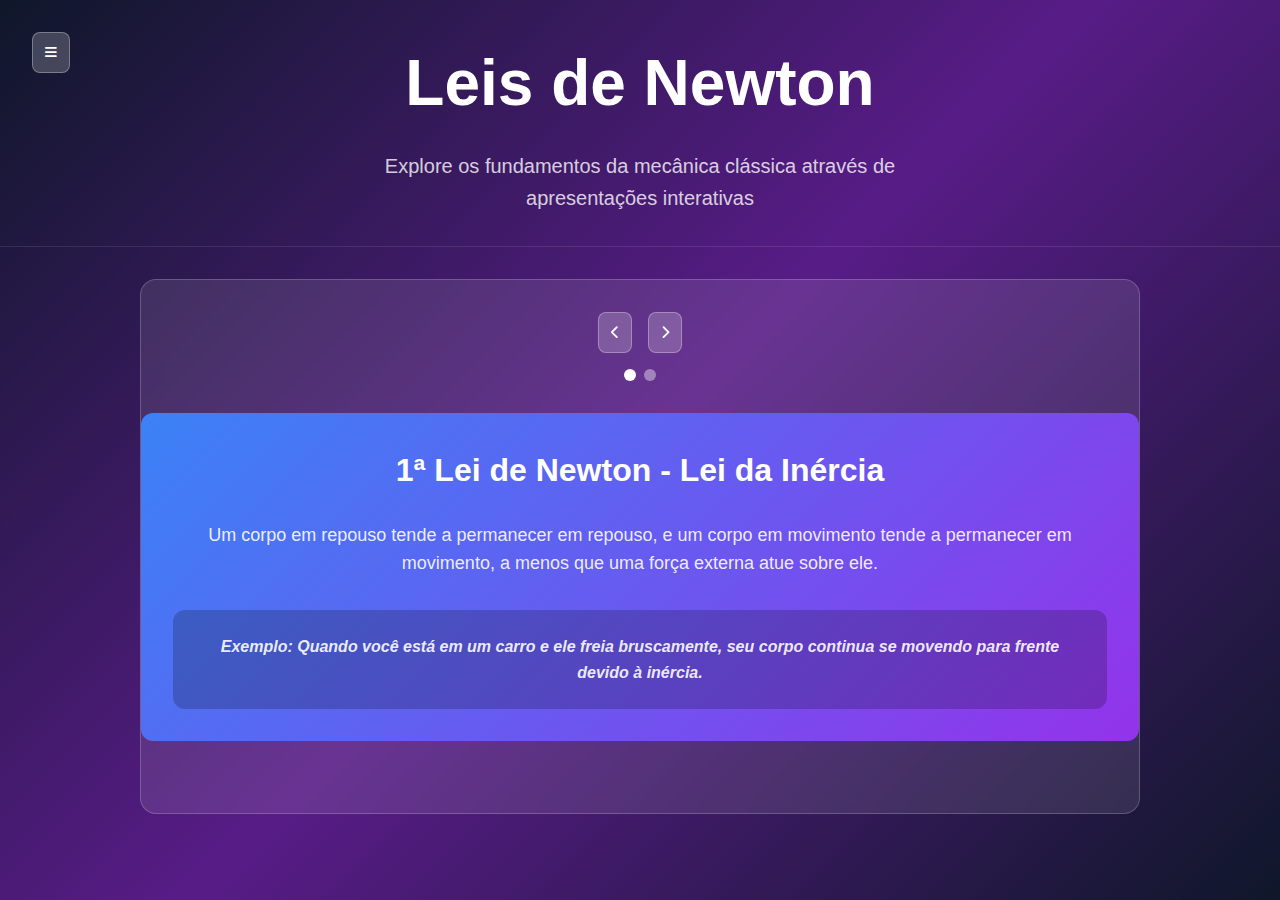
<file: index.html>
<!DOCTYPE html>
<html lang="pt-BR">
<head>
    <meta charset="UTF-8">
    <meta name="viewport" content="width=device-width, initial-scale=1.0">
    <title>Leis de Newton - Simuladores Interativos</title>
    <meta name="description" content="Explore as Leis de Newton através de simuladores interativos e apresentações educativas">
    <link rel="stylesheet" href="CSS/style.css">
    <link rel="stylesheet" href="CSS/componentes.css">
    <link href="https://cdnjs.cloudflare.com/ajax/libs/font-awesome/6.0.0/css/all.min.css" rel="stylesheet">
</head>
<body>
    <div id="app">
        <!-- Navigation Menu -->
        <div id="menu-overlay" class="menu-overlay">
            <div class="menu-content">
                <div class="menu-header">
                    <h2>Menu de Navegação</h2>
                    <button id="close-menu" class="close-btn">&times;</button>
                </div>
                
                <div class="menu-sections">
                    <div class="menu-section">
                        <h3>Simuladores</h3>
                        <a href="simulador1.html" class="menu-link">
                            <i class="fas fa-play"></i>
                            1ª Lei - Inércia
                        </a>
                        <a href="simulador3.html" class="menu-link">
                            <i class="fas fa-play"></i>
                            3ª Lei - Ação e Reação
                        </a>
                    </div>

                    <div class="menu-section">
                        <h3>Atividades</h3>
                        <a href="quizzes.html" class="menu-link">
                            <i class="fas fa-question-circle"></i>
                            Quizzes
                        </a>
                         <a href="brincadeiras.html" class="menu-link">
                            <i class="fas fa-question-circle"></i>
                            Brincadeiras
                        </a>
                    </div>

                    <div class="menu-section">
                        <h3><i class="fas fa-eye"></i> Acessibilidade</h3>
                        <button id="toggle-contrast" class="menu-button">
                            <i class="fas fa-palette"></i>
                            <span id="contrast-text">Ativar Alto Contraste</span>
                        </button>
                        <button id="change-font-size" class="menu-button">
                            <i class="fas fa-font"></i>
                            <span id="font-size-text">Fonte: Normal</span>
                        </button>
                    </div>

                    <div class="menu-section">
                        <h3><i class="fas fa-volume-up"></i> Audiovisual</h3>
                        <button id="toggle-sound" class="menu-button">
                            <i id="sound-icon" class="fas fa-volume-up"></i>
                            <span id="sound-text">Som Ativado</span>
                        </button>
                    </div>
                </div>
            </div>
        </div>

        <!-- Main Content -->
        <div class="main-container">
            <!-- Header -->
            <header class="header">
                <button id="menu-btn" class="menu-toggle" aria-label="Abrir menu de navegação">
                    <i class="fas fa-bars"></i>
                </button>
                <div class="header-content">
                    <h1>Leis de Newton</h1>
                    <p>Explore os fundamentos da mecânica clássica através de apresentações interativas</p>
                </div>
            </header>

            <!-- Slide Presentation -->
            <div class="container">
                <div class="presentation-card">
                    <div class="slide-controls">
                        <button id="prev-slide" class="slide-btn" aria-label="Slide anterior">
                            <i class="fas fa-chevron-left"></i>
                        </button>
                        <button id="next-slide" class="slide-btn" aria-label="Próximo slide">
                            <i class="fas fa-chevron-right"></i>
                        </button>
                    </div>
                    
                    <div class="slide-indicators">
                        <button class="slide-indicator active" data-slide="0" aria-label="Ir para slide 1"></button>
                        <button class="slide-indicator" data-slide="1" aria-label="Ir para slide 2"></button>
                    </div>

                    <div class="slide-content">
                        <div class="slide active" data-slide="0">
                            <h2>1ª Lei de Newton - Lei da Inércia</h2>
                            <p class="slide-description">
                                Um corpo em repouso tende a permanecer em repouso, e um corpo em movimento tende a permanecer em movimento, a menos que uma força externa atue sobre ele.
                            </p>
                            <div class="slide-example">
                                <p><strong>Exemplo:</strong> Quando você está em um carro e ele freia bruscamente, seu corpo continua se movendo para frente devido à inércia.</p>
                            </div>
                        </div>

                        <div class="slide" data-slide="1">
                            <h2>3ª Lei de Newton - Ação e Reação</h2>
                            <p class="slide-description">
                                Para toda ação, há sempre uma reação oposta e de igual intensidade.
                            </p>
                            <div class="slide-example">
                                <p><strong>Exemplo:</strong> Quando você caminha, empurra o chão para trás e o chão empurra você para frente com a mesma força.</p>
                            </div>
                        </div>
                    </div>
                </div>
            </div>
        </div>
    </div>

    <script src="JS/main.js"></script>
</body>
</html>
</file>
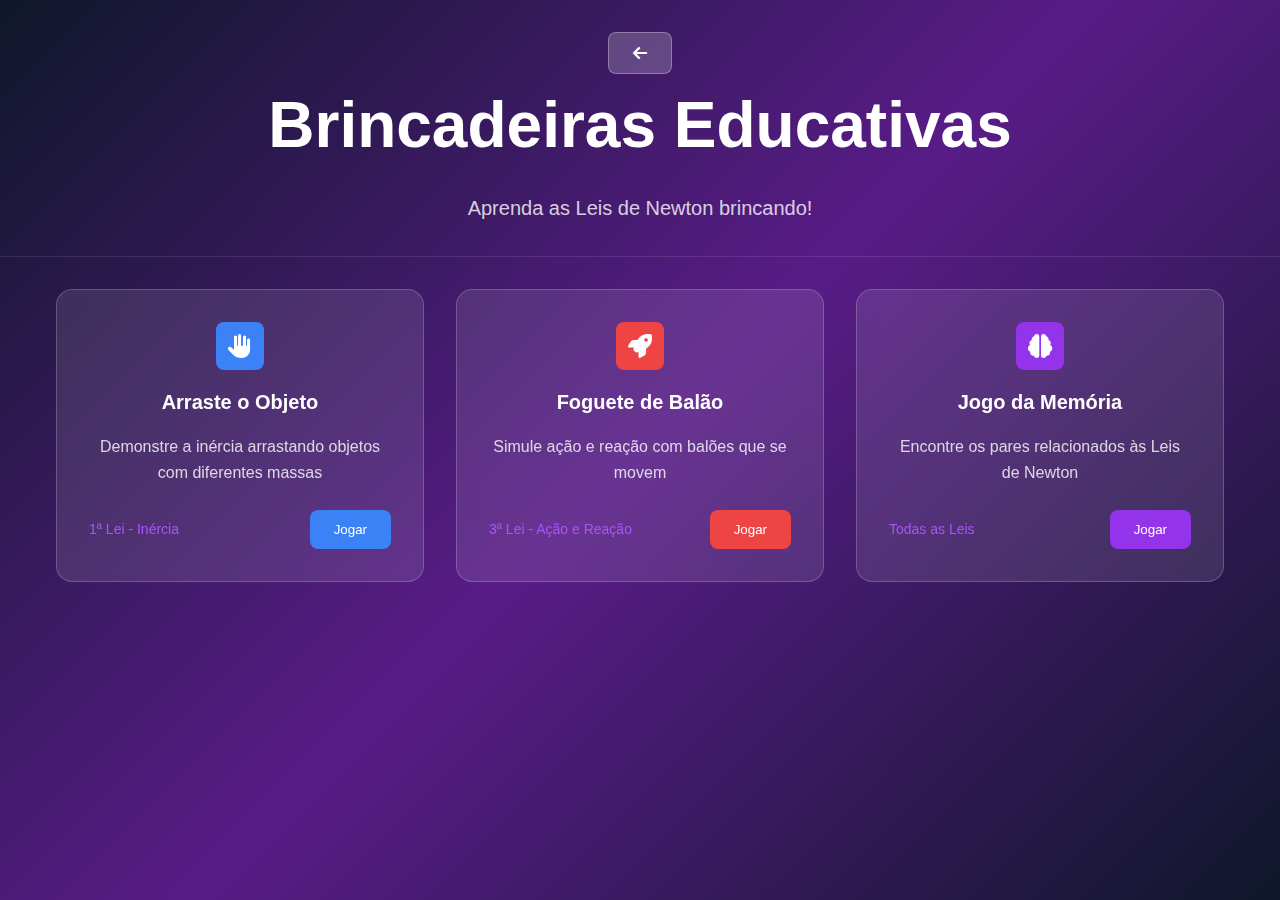
<file: brincadeiras.html>
<!DOCTYPE html>
<html lang="pt-BR">
<head>
    <meta charset="UTF-8">
    <meta name="viewport" content="width=device-width, initial-scale=1.0">
    <title>Brincadeiras Educativas - Leis de Newton</title>
    <link rel="stylesheet" href="CSS/style.css">
    <link rel="stylesheet" href="CSS/componentes.css">
    <link rel="stylesheet" href="CSS/simulador.css">
    <link href="https://cdnjs.cloudflare.com/ajax/libs/font-awesome/6.0.0/css/all.min.css" rel="stylesheet">
</head>
<body>
    <div id="games-app">
        <!-- Header -->
        <header class="header">
            <a href="index.html" class="btn btn-secondary">
                <i class="fas fa-arrow-left"></i>
            </a>
            <div class="header-content">
                <h1>Brincadeiras Educativas</h1>
                <p>Aprenda as Leis de Newton brincando!</p>
            </div>
        </header>

        <div class="container">
            <!-- Games Selection -->
            <div id="games-selection" class="games-grid">
                <div class="game-card" data-game="inertia-drag">
                    <div class="game-icon" style="background: #3b82f6;">
                        <i class="fas fa-hand-paper"></i>
                    </div>
                    <h3>Arraste o Objeto</h3>
                    <p>Demonstre a inércia arrastando objetos com diferentes massas</p>
                    <div class="game-meta">
                        <span class="game-law">1ª Lei - Inércia</span>
                        <button class="btn btn-primary">Jogar</button>
                    </div>
                </div>

                <div class="game-card" data-game="balloon-rocket">
                    <div class="game-icon" style="background: #ef4444;">
                        <i class="fas fa-rocket"></i>
                    </div>
                    <h3>Foguete de Balão</h3>
                    <p>Simule ação e reação com balões que se movem</p>
                    <div class="game-meta">
                        <span class="game-law">3ª Lei - Ação e Reação</span>
                        <button class="btn btn-danger">Jogar</button>
                    </div>
                </div>

                <div class="game-card" data-game="memory-laws">
                    <div class="game-icon" style="background: #9333ea;">
                        <i class="fas fa-brain"></i>
                    </div>
                    <h3>Jogo da Memória</h3>
                    <p>Encontre os pares relacionados às Leis de Newton</p>
                    <div class="game-meta">
                        <span class="game-law">Todas as Leis</span>
                        <button class="btn" style="background: #9333ea; color: white;">Jogar</button>
                    </div>
                </div>
            </div>

            <!-- Game Container -->
            <div id="game-container" class="card hidden">
                <div class="card-header">
                    <div style="display: flex; justify-content: space-between; align-items: center;">
                        <h2 id="game-title" class="card-title">Jogo Atual</h2>
                        <div style="display: flex; gap: 0.5rem;">
                            <button id="restart-game" class="btn btn-secondary">
                                <i class="fas fa-redo"></i>
                                Reiniciar
                            </button>
                            <button id="back-to-games" class="btn btn-secondary">
                                Voltar
                            </button>
                        </div>
                    </div>
                </div>
                <div class="card-content">
                    <div id="game-content">
                        <!-- Game content will be inserted here -->
                    </div>
                </div>
            </div>
        </div>
    </div>

    <script src="JS/brincadeiras.js"></script>
</body>
</html>
</file>
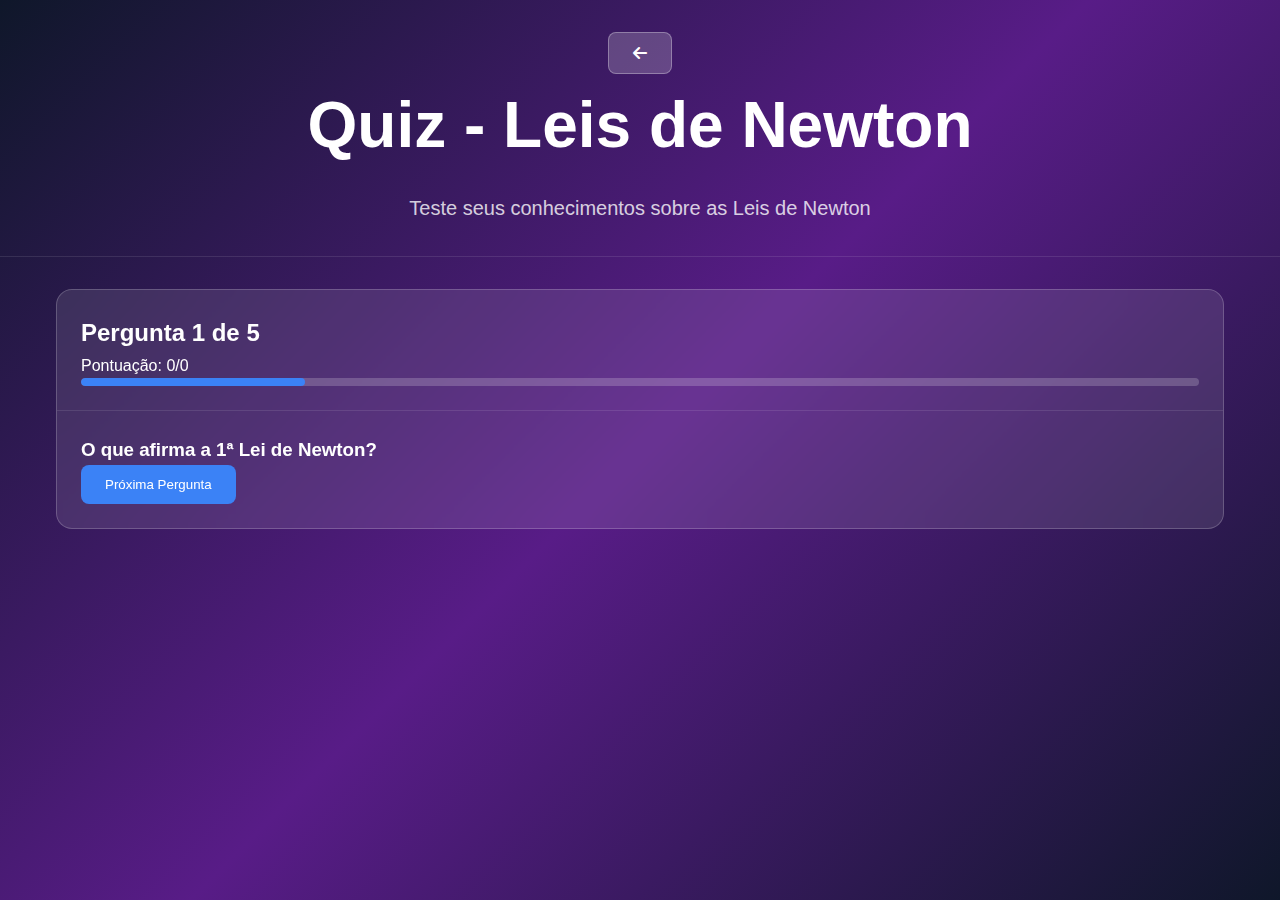
<file: quizzes.html>
<!DOCTYPE html>
<html lang="pt-BR">
<head>
    <meta charset="UTF-8">
    <meta name="viewport" content="width=device-width, initial-scale=1.0">
    <title>Quiz - Leis de Newton</title>
    <link rel="stylesheet" href="CSS/style.css">
    <link rel="stylesheet" href="CSS/componentes.css">
    <link href="https://cdnjs.cloudflare.com/ajax/libs/font-awesome/6.0.0/css/all.min.css" rel="stylesheet">
</head>
<body>
    <div id="quiz-app">
        <!-- Header -->
        <header class="header">
            <a href="index.html" class="btn btn-secondary">
                <i class="fas fa-arrow-left"></i>
            </a>
            <div class="header-content">
                <h1>Quiz - Leis de Newton</h1>
                <p>Teste seus conhecimentos sobre as Leis de Newton</p>
            </div>
        </header>

        <div class="container">
            <div class="card quiz-container">
                <!-- Quiz Progress -->
                <div id="quiz-progress" class="card-header">
                    <div class="quiz-info">
                        <h2 id="question-counter">Pergunta 1 de 5</h2>
                        <div id="score-display">Pontuação: 0/0</div>
                    </div>
                    <div class="progress-bar">
                        <div id="progress-fill" class="progress-fill" style="width: 20%"></div>
                    </div>
                </div>

                <!-- Quiz Content -->
                <div id="quiz-content" class="card-content">
                    <div class="question-container">
                        <h3 id="question-text">O que afirma a 1ª Lei de Newton?</h3>
                        <div id="answers-container" class="answers-grid">
                            <!-- Answers will be inserted here by JavaScript -->
                        </div>
                    </div>

                    <div class="quiz-actions">
                        <button id="next-question" class="btn btn-primary" disabled>
                            Próxima Pergunta
                        </button>
                    </div>
                </div>

                <!-- Quiz Results -->
                <div id="quiz-results" class="card-content hidden">
                    <div class="results-container">
                        <div id="results-emoji" class="results-emoji">🏆</div>
                        <h2>Quiz Finalizado!</h2>
                        <p id="final-score" class="final-score">Sua pontuação: 5/5</p>
                        <p id="results-message" class="results-message">
                            Perfeito! Você domina as Leis de Newton!
                        </p>
                        
                        <div class="results-actions">
                            <button id="restart-quiz" class="btn btn-primary">
                                <i class="fas fa-redo"></i>
                                Tentar Novamente
                            </button>
                            <a href="index.html" class="btn btn-secondary">
                                Voltar ao Início
                            </a>
                        </div>
                    </div>
                </div>
            </div>
        </div>
    </div>

    <script src="JS/quizzes.js"></script>
</body>
</html>
</file>
<file: CSS/componentes.css>
/* Component-specific styles */

/* Button Components */
.btn {
    padding: 0.75rem 1.5rem;
    border: none;
    border-radius: 0.5rem;
    cursor: pointer;
    font-weight: 500;
    transition: all 0.3s ease;
    text-decoration: none;
    display: inline-flex;
    align-items: center;
    justify-content: center;
    gap: 0.5rem;
}

.btn-primary {
    background: #3b82f6;
    color: white;
}

.btn-primary:hover {
    background: #2563eb;
}

.btn-secondary {
    background: rgba(255, 255, 255, 0.2);
    border: 1px solid rgba(255, 255, 255, 0.3);
    color: white;
}

.btn-secondary:hover {
    background: rgba(255, 255, 255, 0.3);
}

.btn-success {
    background: #10b981;
    color: white;
}

.btn-success:hover {
    background: #059669;
}

.btn-warning {
    background: #f59e0b;
    color: white;
}

.btn-warning:hover {
    background: #d97706;
}

.btn-danger {
    background: #ef4444;
    color: white;
}

.btn-danger:hover {
    background: #dc2626;
}

/* Card Components */
.card {
    background: rgba(255, 255, 255, 0.1);
    backdrop-filter: blur(10px);
    border: 1px solid rgba(255, 255, 255, 0.2);
    border-radius: 1rem;
    overflow: hidden;
}

.card-header {
    padding: 1.5rem;
    border-bottom: 1px solid rgba(255, 255, 255, 0.1);
}

.card-title {
    font-size: 1.25rem;
    font-weight: 600;
    color: white;
    margin-bottom: 0.5rem;
}

.card-description {
    color: rgba(255, 255, 255, 0.8);
    font-size: 0.875rem;
}

.card-content {
    padding: 1.5rem;
}

/* Form Components */
.form-group {
    margin-bottom: 1.5rem;
}

.form-label {
    display: block;
    margin-bottom: 0.5rem;
    color: white;
    font-weight: 500;
}

.form-input {
    width: 100%;
    padding: 0.75rem;
    border: 1px solid rgba(255, 255, 255, 0.3);
    border-radius: 0.5rem;
    background: rgba(255, 255, 255, 0.1);
    color: white;
    font-size: 1rem;
}

.form-input:focus {
    outline: none;
    border-color: #3b82f6;
    box-shadow: 0 0 0 3px rgba(59, 130, 246, 0.1);
}

.form-input::placeholder {
    color: rgba(255, 255, 255, 0.6);
}

/* Slider Component */
.slider-container {
    margin: 1rem 0;
}

.slider-label {
    display: block;
    margin-bottom: 0.5rem;
    color: white;
    font-size: 0.875rem;
}

.slider {
    width: 100%;
    height: 6px;
    border-radius: 3px;
    background: rgba(255, 255, 255, 0.3);
    outline: none;
    appearance: none;
    cursor: pointer;
}

.slider::-webkit-slider-thumb {
    appearance: none;
    width: 20px;
    height: 20px;
    border-radius: 50%;
    background: #3b82f6;
    cursor: pointer;
    border: 2px solid white;
    box-shadow: 0 2px 4px rgba(0, 0, 0, 0.2);
}

.slider::-moz-range-thumb {
    width: 20px;
    height: 20px;
    border-radius: 50%;
    background: #3b82f6;
    cursor: pointer;
    border: 2px solid white;
    box-shadow: 0 2px 4px rgba(0, 0, 0, 0.2);
}

/* Progress Bar */
.progress-bar {
    width: 100%;
    height: 8px;
    background: rgba(255, 255, 255, 0.2);
    border-radius: 4px;
    overflow: hidden;
}

.progress-fill {
    height: 100%;
    background: #3b82f6;
    border-radius: 4px;
    transition: width 0.3s ease;
}

/* Alert Components */
.alert {
    padding: 1rem;
    border-radius: 0.5rem;
    margin-bottom: 1rem;
}

.alert-info {
    background: rgba(59, 130, 246, 0.2);
    border: 1px solid rgba(59, 130, 246, 0.3);
    color: #93c5fd;
}

.alert-success {
    background: rgba(16, 185, 129, 0.2);
    border: 1px solid rgba(16, 185, 129, 0.3);
    color: #6ee7b7;
}

.alert-warning {
    background: rgba(245, 158, 11, 0.2);
    border: 1px solid rgba(245, 158, 11, 0.3);
    color: #fde68a;
}

.alert-error {
    background: rgba(239, 68, 68, 0.2);
    border: 1px solid rgba(239, 68, 68, 0.3);
    color: #fca5a5;
}

/* Loading Spinner */
.spinner {
    width: 2rem;
    height: 2rem;
    border: 2px solid rgba(255, 255, 255, 0.3);
    border-top: 2px solid white;
    border-radius: 50%;
    animation: spin 1s linear infinite;
}

@keyframes spin {
    0% { transform: rotate(0deg); }
    100% { transform: rotate(360deg); }
}

/* Tooltip */
.tooltip {
    position: relative;
    display: inline-block;
}

.tooltip-content {
    visibility: hidden;
    position: absolute;
    bottom: 125%;
    left: 50%;
    transform: translateX(-50%);
    background: rgba(0, 0, 0, 0.9);
    color: white;
    padding: 0.5rem;
    border-radius: 0.25rem;
    font-size: 0.875rem;
    white-space: nowrap;
    z-index: 1000;
    opacity: 0;
    transition: opacity 0.3s;
}

.tooltip:hover .tooltip-content {
    visibility: visible;
    opacity: 1;
}

/* Badge */
.badge {
    display: inline-flex;
    align-items: center;
    padding: 0.25rem 0.75rem;
    font-size: 0.75rem;
    font-weight: 500;
    border-radius: 9999px;
}

.badge-primary {
    background: #3b82f6;
    color: white;
}

.badge-secondary {
    background: rgba(255, 255, 255, 0.2);
    color: white;
}

.badge-success {
    background: #10b981;
    color: white;
}

.badge-warning {
    background: #f59e0b;
    color: white;
}

.badge-danger {
    background: #ef4444;
    color: white;
}

/* Utility Classes */
.text-center { text-align: center; }
.text-left { text-align: left; }
.text-right { text-align: right; }

.mb-1 { margin-bottom: 0.25rem; }
.mb-2 { margin-bottom: 0.5rem; }
.mb-3 { margin-bottom: 0.75rem; }
.mb-4 { margin-bottom: 1rem; }
.mb-6 { margin-bottom: 1.5rem; }
.mb-8 { margin-bottom: 2rem; }

.mt-1 { margin-top: 0.25rem; }
.mt-2 { margin-top: 0.5rem; }
.mt-3 { margin-top: 0.75rem; }
.mt-4 { margin-top: 1rem; }
.mt-6 { margin-top: 1.5rem; }
.mt-8 { margin-top: 2rem; }

.p-1 { padding: 0.25rem; }
.p-2 { padding: 0.5rem; }
.p-3 { padding: 0.75rem; }
.p-4 { padding: 1rem; }
.p-6 { padding: 1.5rem; }
.p-8 { padding: 2rem; }

.hidden { display: none; }
.block { display: block; }
.flex { display: flex; }
.inline-flex { display: inline-flex; }
.grid { display: grid; }

.items-center { align-items: center; }
.justify-center { justify-content: center; }
.justify-between { justify-content: space-between; }

.w-full { width: 100%; }
.h-full { height: 100%; }

.rounded { border-radius: 0.25rem; }
.rounded-md { border-radius: 0.375rem; }
.rounded-lg { border-radius: 0.5rem; }
.rounded-xl { border-radius: 0.75rem; }
.rounded-full { border-radius: 9999px; }

.shadow { box-shadow: 0 1px 3px 0 rgba(0, 0, 0, 0.1), 0 1px 2px 0 rgba(0, 0, 0, 0.06); }
.shadow-lg { box-shadow: 0 10px 15px -3px rgba(0, 0, 0, 0.1), 0 4px 6px -2px rgba(0, 0, 0, 0.05); }
</file>
<file: CSS/simulador.css>
/* Simulator-specific styles */

.simulator-layout {
    display: grid;
    grid-template-columns: 2fr 1fr;
    gap: 2rem;
    align-items: start;
}

@media (max-width: 1024px) {
    .simulator-layout {
        grid-template-columns: 1fr;
    }
}

/* Simulation Track */
.simulation-track {
    position: relative;
    height: 8rem;
    background: linear-gradient(135deg, #374151 0%, #4b5563 100%);
    border-radius: 0.75rem;
    border: 2px solid rgba(255, 255, 255, 0.2);
    margin-bottom: 1.5rem;
    overflow: hidden;
}

.reference-lines {
    position: absolute;
    top: 0;
    left: 0;
    width: 100%;
    height: 100%;
    display: flex;
}

.reference-line {
    flex: 1;
    border-right: 1px solid rgba(255, 255, 255, 0.1);
    height: 100%;
}

.reference-line:last-child {
    border-right: none;
}

/* Ball */
.ball {
    position: absolute;
    top: 50%;
    left: 50%;
    width: 2rem;
    height: 2rem;
    background: #3b82f6;
    border-radius: 50%;
    transform: translate(-50%, -50%);
    transition: all 75ms ease;
    box-shadow: 0 4px 8px rgba(0, 0, 0, 0.3);
}

.ball.running {
    background: #fbbf24;
    box-shadow: 0 4px 8px rgba(251, 191, 36, 0.5);
}

/* Ball velocity indicator */
.ball::after {
    content: '';
    position: absolute;
    top: 50%;
    height: 2px;
    background: #ef4444;
    transform: translateY(-50%);
    opacity: 0;
    transition: all 0.3s ease;
}

.ball.has-velocity::after {
    opacity: 1;
}

/* Force Indicator */
.force-indicator {
    position: absolute;
    top: 0.5rem;
    background: #ef4444;
    color: white;
    font-size: 0.75rem;
    padding: 0.25rem 0.5rem;
    border-radius: 0.25rem;
    animation: pulse 1s infinite;
    z-index: 10;
}

/* Information Grid */
.info-grid {
    display: grid;
    grid-template-columns: 1fr 1fr;
    gap: 1rem;
    margin-bottom: 1.5rem;
}

.info-card {
    background: rgba(0, 0, 0, 0.2);
    border-radius: 0.5rem;
    padding: 1rem;
    text-align: center;
}

.info-label {
    color: white;
    font-size: 0.875rem;
    margin-bottom: 0.25rem;
}

.info-value {
    font-size: 1.25rem;
    font-weight: bold;
}

.info-value.velocity {
    color: #3b82f6;
}

.info-value.position {
    color: #10b981;
}

/* Controls */
.controls {
    display: flex;
    gap: 0.5rem;
    justify-content: center;
    flex-wrap: wrap;
}

.controls .btn {
    min-width: 100px;
}

/* Controls Section */
.controls-section {
    display: flex;
    flex-direction: column;
    gap: 1.5rem;
}

/* Slider Styles */
.slider-container {
    margin-bottom: 1.5rem;
}

.slider-label {
    display: block;
    color: white;
    font-size: 0.875rem;
    margin-bottom: 0.5rem;
    font-weight: 500;
}

/* Law Description */
.law-description {
    color: rgba(255, 255, 255, 0.9);
    font-size: 0.875rem;
    margin-bottom: 1rem;
    line-height: 1.6;
}

.law-points {
    font-size: 0.75rem;
    color: rgba(255, 255, 255, 0.7);
}

.law-points p {
    margin-bottom: 0.5rem;
}

/* Quiz Styles */
.quiz-container {
    max-width: 800px;
    margin: 0 auto;
}

.quiz-info {
    display: flex;
    justify-content: space-between;
    align-items: center;
    margin-bottom: 1rem;
}

.quiz-info h2 {
    color: white;
    font-size: 1.25rem;
    margin: 0;
}

#score-display {
    color: rgba(255, 255, 255, 0.8);
    font-size: 0.875rem;
}

.question-container {
    background: rgba(147, 51, 234, 0.2);
    border-radius: 0.75rem;
    padding: 2rem;
    margin-bottom: 2rem;
}

#question-text {
    color: white;
    font-size: 1.25rem;
    font-weight: 500;
    margin-bottom: 2rem;
    text-align: center;
}

.answers-grid {
    display: grid;
    gap: 1rem;
}

.answer-option {
    width: 100%;
    padding: 1rem;
    text-align: left;
    border: 2px solid rgba(255, 255, 255, 0.3);
    border-radius: 0.5rem;
    background: rgba(255, 255, 255, 0.1);
    color: rgba(255, 255, 255, 0.9);
    cursor: pointer;
    transition: all 0.3s ease;
    font-size: 1rem;
}

.answer-option:hover {
    background: rgba(255, 255, 255, 0.2);
}

.answer-option.selected {
    border-color: #9333ea;
    background: rgba(147, 51, 234, 0.3);
    color: white;
}

.quiz-actions {
    display: flex;
    justify-content: flex-end;
    margin-top: 2rem;
}

/* Results Styles */
.results-container {
    text-align: center;
    padding: 2rem;
}

.results-emoji {
    font-size: 4rem;
    margin-bottom: 1rem;
}

.results-container h2 {
    color: white;
    font-size: 2rem;
    font-weight: bold;
    margin-bottom: 1rem;
}

.final-score {
    font-size: 1.5rem;
    font-weight: 600;
    margin-bottom: 1rem;
}

.final-score.score-excellent {
    color: #10b981;
}

.final-score.score-good {
    color: #fbbf24;
}

.final-score.score-needs-improvement {
    color: #ef4444;
}

.results-message {
    color: rgba(255, 255, 255, 0.8);
    margin-bottom: 2rem;
    font-size: 1rem;
}

.results-actions {
    display: flex;
    gap: 1rem;
    justify-content: center;
    flex-wrap: wrap;
}

/* Animations */
@keyframes pulse {
    0%, 100% {
        opacity: 1;
        transform: scale(1);
    }
    50% {
        opacity: 0.8;
        transform: scale(1.05);
    }
}

@keyframes bounce {
    0%, 100% {
        transform: translateY(0);
    }
    50% {
        transform: translateY(-10px);
    }
}

/* Games Styles */
.games-grid {
    display: grid;
    grid-template-columns: repeat(auto-fit, minmax(300px, 1fr));
    gap: 2rem;
    max-width: 1200px;
    margin: 0 auto;
}

.game-card {
    background: rgba(255, 255, 255, 0.1);
    backdrop-filter: blur(10px);
    border: 1px solid rgba(255, 255, 255, 0.2);
    border-radius: 1rem;
    padding: 2rem;
    text-align: center;
    transition: all 0.3s ease;
    cursor: pointer;
}

.game-card:hover {
    background: rgba(255, 255, 255, 0.15);
    transform: translateY(-2px);
}

.game-icon {
    width: 3rem;
    height: 3rem;
    border-radius: 0.5rem;
    display: flex;
    align-items: center;
    justify-content: center;
    margin: 0 auto 1rem;
    font-size: 1.5rem;
    color: white;
}

.game-card h3 {
    color: white;
    font-size: 1.25rem;
    margin-bottom: 1rem;
}

.game-card p {
    color: rgba(255, 255, 255, 0.8);
    margin-bottom: 1.5rem;
}

.game-meta {
    display: flex;
    justify-content: space-between;
    align-items: center;
}

.game-law {
    font-size: 0.875rem;
    color: #a855f7;
    font-weight: 500;
}

/* Game Area */
.game-area {
    background: rgba(255, 255, 255, 0.1);
    border-radius: 0.75rem;
    padding: 1.5rem;
    margin-bottom: 1.5rem;
    min-height: 300px;
    position: relative;
}

.game-instructions {
    background: rgba(255, 255, 255, 0.1);
    border-radius: 0.5rem;
    padding: 1rem;
    margin-bottom: 1.5rem;
}

.game-instructions h3 {
    color: white;
    font-weight: 600;
    margin-bottom: 0.5rem;
}

.game-instructions p {
    color: rgba(255, 255, 255, 0.9);
    font-size: 0.875rem;
}

/* Responsive Design for Components */
@media (max-width: 768px) {
    .info-grid {
        grid-template-columns: 1fr;
    }
    
    .controls {
        flex-direction: column;
        align-items: center;
    }
    
    .controls .btn {
        width: 100%;
        max-width: 200px;
    }
    
    .quiz-info {
        flex-direction: column;
        gap: 0.5rem;
        text-align: center;
    }
    
    .results-actions {
        flex-direction: column;
        align-items: center;
    }
    
    .results-actions .btn {
        width: 100%;
        max-width: 200px;
    }
}
</file>
<file: CSS/style.css>
/* Reset and Base Styles */
* {
    margin: 0;
    padding: 0;
    box-sizing: border-box;
}

body {
    font-family: -apple-system, BlinkMacSystemFont, 'Segoe UI', Roboto, Oxygen, Ubuntu, Cantarell, sans-serif;
    line-height: 1.6;
    background: linear-gradient(135deg, #0f172a 0%, #581c87 50%, #0f172a 100%);
    min-height: 100vh;
    color: white;
    transition: all 0.3s ease;
}

/* High Contrast Mode */
body.high-contrast {
    background: #000;
    color: #fff;
}

body.high-contrast .presentation-card {
    background: #333 !important;
    border-color: #fff !important;
}

body.high-contrast .slide {
    background: #444 !important;
}

/* Font Size Classes */
body.font-large {
    font-size: 18px;
}

body.font-extra-large {
    font-size: 20px;
}

.container {
    max-width: 1200px;
    margin: 0 auto;
    padding: 2rem 1rem;
}

/* Header Styles */
.header {
    padding: 2rem;
    text-align: center;
    border-bottom: 1px solid rgba(255, 255, 255, 0.1);
    position: relative;
}

.menu-toggle {
    position: absolute;
    top: 2rem;
    left: 2rem;
    background: rgba(255, 255, 255, 0.2);
    border: 1px solid rgba(255, 255, 255, 0.3);
    color: white;
    padding: 0.75rem;
    border-radius: 0.5rem;
    cursor: pointer;
    transition: all 0.3s ease;
}

.menu-toggle:hover {
    background: rgba(255, 255, 255, 0.3);
}

.header-content h1 {
    font-size: clamp(2.5rem, 5vw, 4rem);
    font-weight: bold;
    margin-bottom: 1rem;
}

.header-content p {
    font-size: 1.25rem;
    color: rgba(255, 255, 255, 0.8);
    max-width: 600px;
    margin: 0 auto;
}

/* Menu Overlay */
.menu-overlay {
    position: fixed;
    top: 0;
    left: 0;
    width: 100%;
    height: 100%;
    background: rgba(0, 0, 0, 0.8);
    z-index: 1000;
    display: none;
    opacity: 0;
    transition: opacity 0.3s ease;
}

.menu-overlay.active {
    display: flex;
    opacity: 1;
}

.menu-content {
    background: rgba(15, 23, 42, 0.95);
    backdrop-filter: blur(10px);
    border: 1px solid rgba(255, 255, 255, 0.2);
    width: 350px;
    height: 100%;
    padding: 2rem;
    overflow-y: auto;
    transform: translateX(-100%);
    transition: transform 0.3s ease;
}

.menu-overlay.active .menu-content {
    transform: translateX(0);
}

.menu-header {
    display: flex;
    justify-content: space-between;
    align-items: center;
    margin-bottom: 2rem;
    padding-bottom: 1rem;
    border-bottom: 1px solid rgba(255, 255, 255, 0.2);
}

.menu-header h2 {
    color: white;
    font-size: 1.25rem;
}

.close-btn {
    background: none;
    border: none;
    color: white;
    font-size: 2rem;
    cursor: pointer;
    padding: 0.25rem;
}

.menu-section {
    margin-bottom: 2rem;
    padding-bottom: 1.5rem;
    border-bottom: 1px solid rgba(255, 255, 255, 0.2);
}

.menu-section:last-child {
    border-bottom: none;
}

.menu-section h3 {
    color: white;
    font-size: 1rem;
    margin-bottom: 1rem;
    font-weight: 600;
}

.menu-link {
    display: flex;
    align-items: center;
    padding: 0.75rem;
    color: white;
    text-decoration: none;
    border-radius: 0.5rem;
    margin-bottom: 0.5rem;
    transition: background 0.3s ease;
}

.menu-link:hover {
    background: rgba(255, 255, 255, 0.2);
}

.menu-link i {
    margin-right: 0.75rem;
    width: 1rem;
}

.menu-button {
    display: flex;
    align-items: center;
    width: 100%;
    padding: 0.75rem;
    background: none;
    border: none;
    color: white;
    text-align: left;
    border-radius: 0.5rem;
    margin-bottom: 0.5rem;
    cursor: pointer;
    transition: background 0.3s ease;
}

.menu-button:hover {
    background: rgba(255, 255, 255, 0.2);
}

.menu-button i {
    margin-right: 0.75rem;
    width: 1rem;
}

/* Presentation Card */
.presentation-card {
    background: rgba(255, 255, 255, 0.1);
    backdrop-filter: blur(10px);
    border: 1px solid rgba(255, 255, 255, 0.2);
    border-radius: 1rem;
    max-width: 1000px;
    margin: 0 auto;
    overflow: hidden;
}

.slide-controls {
    display: flex;
    justify-content: center;
    gap: 1rem;
    padding: 2rem 2rem 1rem;
}

.slide-btn {
    background: rgba(255, 255, 255, 0.2);
    border: 1px solid rgba(255, 255, 255, 0.3);
    color: white;
    padding: 0.75rem;
    border-radius: 0.5rem;
    cursor: pointer;
    transition: all 0.3s ease;
}

.slide-btn:hover {
    background: rgba(255, 255, 255, 0.3);
}

.slide-indicators {
    display: flex;
    justify-content: center;
    gap: 0.5rem;
    padding: 0 2rem 2rem;
}

.slide-indicator {
    width: 12px;
    height: 12px;
    border-radius: 50%;
    border: none;
    background: rgba(255, 255, 255, 0.4);
    cursor: pointer;
    transition: all 0.3s ease;
}

.slide-indicator.active {
    background: white;
}

.slide-content {
    position: relative;
    min-height: 400px;
}

.slide {
    position: absolute;
    top: 0;
    left: 0;
    width: 100%;
    padding: 2rem;
    opacity: 0;
    transform: translateX(50px);
    transition: all 0.5s ease;
    pointer-events: none;
}

.slide.active {
    opacity: 1;
    transform: translateX(0);
    pointer-events: auto;
}

.slide.slide-0 {
    background: linear-gradient(135deg, #3b82f6 0%, #9333ea 100%);
    border-radius: 0.75rem;
    color: white;
}

.slide.slide-1 {
    background: linear-gradient(135deg, #ef4444 0%, #ec4899 100%);
    border-radius: 0.75rem;
    color: white;
}

.slide h2 {
    font-size: clamp(1.5rem, 3vw, 2rem);
    margin-bottom: 1.5rem;
    text-align: center;
    font-weight: bold;
}

.slide-description {
    font-size: 1.125rem;
    margin-bottom: 2rem;
    text-align: center;
    color: rgba(255, 255, 255, 0.9);
}

.slide-example {
    background: rgba(0, 0, 0, 0.2);
    border-radius: 0.75rem;
    padding: 1.5rem;
}

.slide-example p {
    color: rgba(255, 255, 255, 0.9);
    font-style: italic;
    text-align: center;
}

/* Navigation Links */
.nav-links {
    display: grid;
    grid-template-columns: repeat(auto-fit, minmax(250px, 1fr));
    gap: 1.5rem;
    margin-top: 3rem;
}

.nav-card {
    background: rgba(255, 255, 255, 0.1);
    backdrop-filter: blur(10px);
    border: 1px solid rgba(255, 255, 255, 0.2);
    border-radius: 1rem;
    padding: 2rem;
    text-align: center;
    transition: all 0.3s ease;
    text-decoration: none;
    color: white;
}

.nav-card:hover {
    background: rgba(255, 255, 255, 0.15);
    transform: translateY(-2px);
}

.nav-card h3 {
    font-size: 1.25rem;
    margin-bottom: 1rem;
}

.nav-card p {
    color: rgba(255, 255, 255, 0.8);
}

/* Responsive Design */
@media (max-width: 768px) {
    .header {
        padding: 1rem;
    }
    
    .menu-toggle {
        top: 1rem;
        left: 1rem;
    }
    
    .container {
        padding: 1rem;
    }
    
    .menu-content {
        width: 100%;
    }
    
    .slide-controls {
        padding: 1rem 1rem 0.5rem;
    }
    
    .slide {
        padding: 1.5rem;
    }
}

/* Animations */
@keyframes fadeIn {
    from {
        opacity: 0;
        transform: translateY(20px);
    }
    to {
        opacity: 1;
        transform: translateY(0);
    }
}

.slide.active {
    animation: fadeIn 0.5s ease;
}

/* Sound and interaction feedback */
.btn-sound {
    position: relative;
    overflow: hidden;
}

.btn-sound::before {
    content: '';
    position: absolute;
    top: 50%;
    left: 50%;
    width: 0;
    height: 0;
    background: rgba(255, 255, 255, 0.3);
    border-radius: 50%;
    transform: translate(-50%, -50%);
    transition: width 0.6s, height 0.6s;
}

.btn-sound:active::before {
    width: 300px;
    height: 300px;
}
</file>
